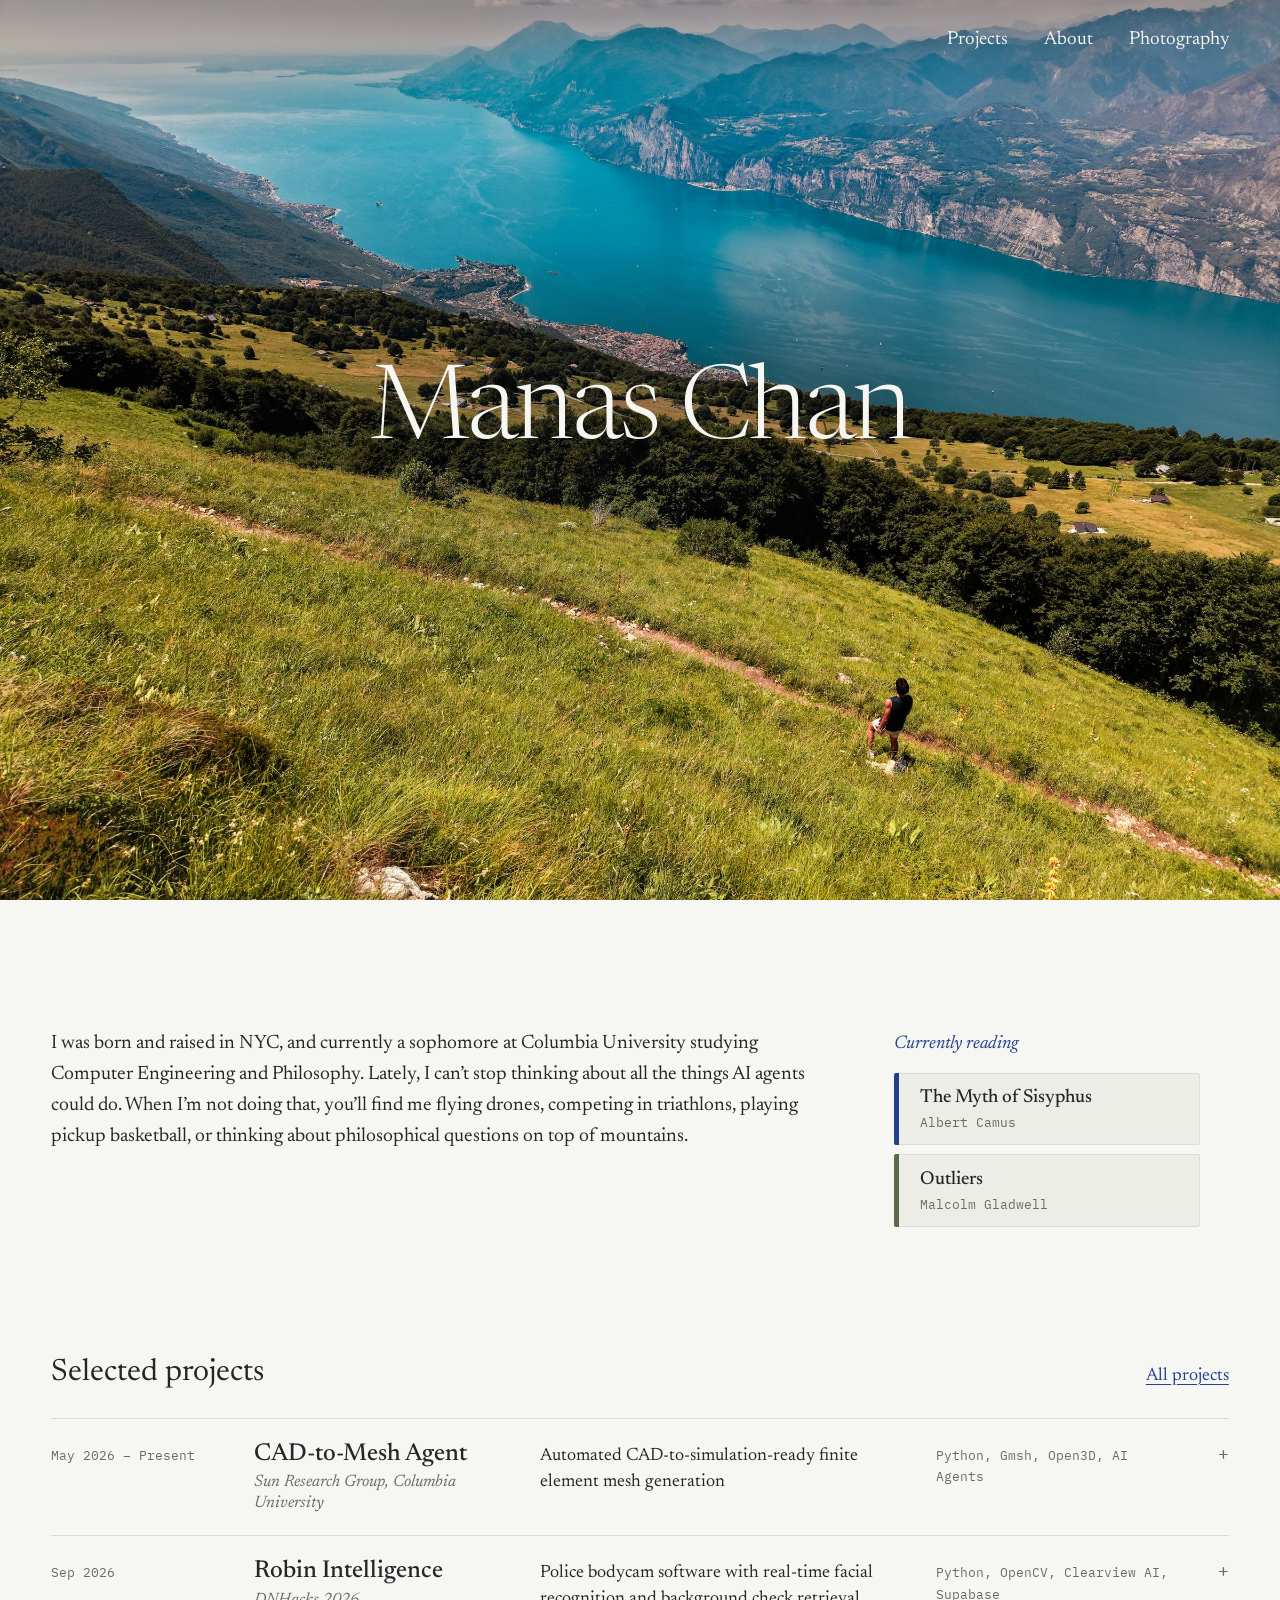
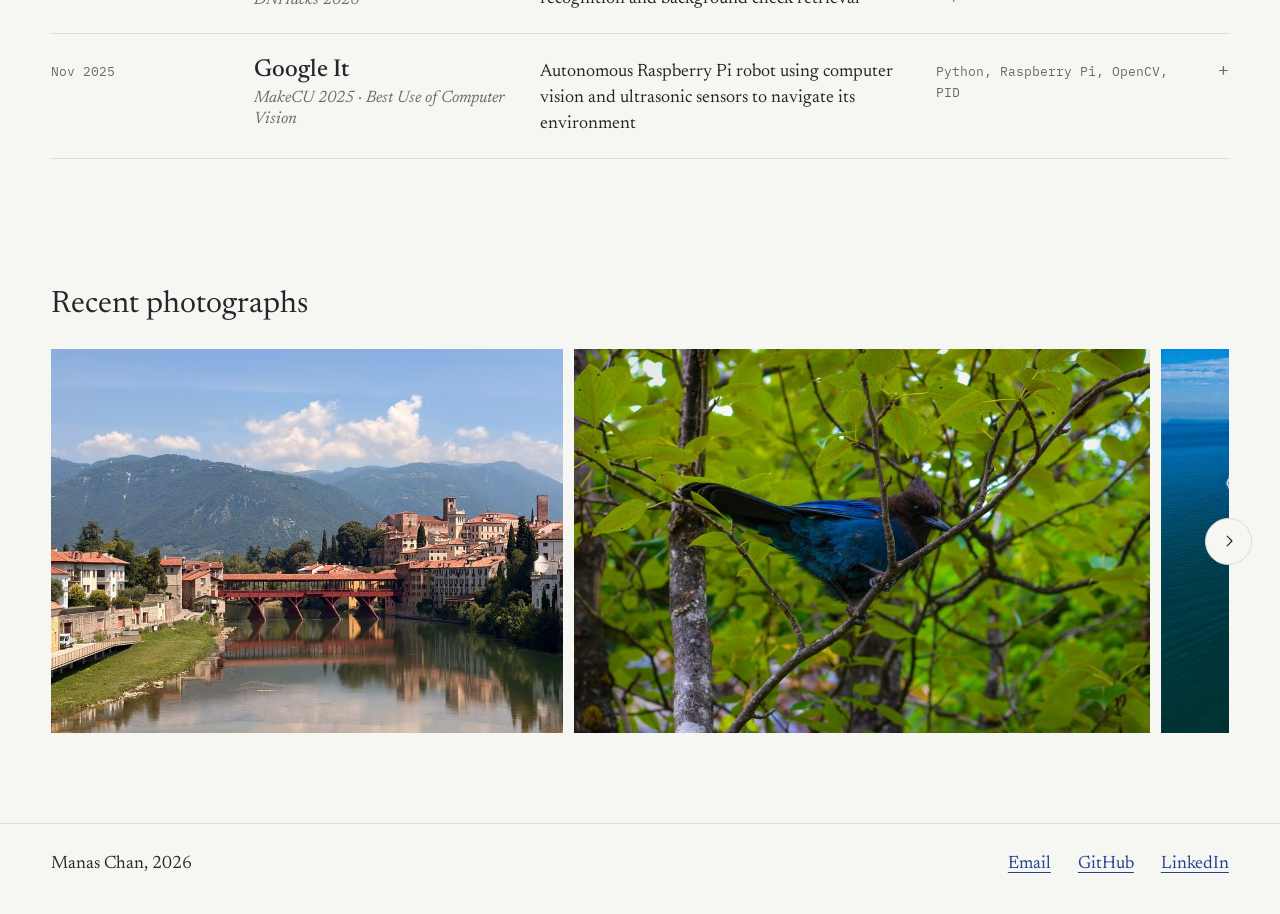
<file: index.html>
<!doctype html>
<html lang="en" class="no-js">
<head>
<meta charset="utf-8">
<meta name="viewport" content="width=device-width, initial-scale=1">
<title>Manas Chan</title>
<meta name="description" content="Manas Chan: computer engineering student at Columbia, minoring in philosophy. Projects, photographs, and notes.">
<script>document.documentElement.classList.remove("no-js")</script>
<link rel="preconnect" href="https://fonts.googleapis.com">
<link rel="preconnect" href="https://fonts.gstatic.com" crossorigin>
<link href="https://fonts.googleapis.com/css2?family=IBM+Plex+Mono:wght@400&family=Newsreader:ital,opsz,wght@0,6..72,300..600;1,6..72,300..500&display=swap" rel="stylesheet">
<link rel="stylesheet" href="assets/css/style.css">
</head>
<body class="page-home">
<header class="site-header">
  <a class="brand" href="index.html">Manas Chan</a>
  <nav class="site-nav" aria-label="Main">
    <a href="projects.html">Projects</a>
    <a href="about.html">About</a>
    <a href="photography.html">Photography</a>
  </nav>
</header>

<main>
  <section class="hero">
    <div class="hero-media">
      <img src="images/hero/garda-2400.jpg"
           srcset="images/hero/garda-1200.jpg 1200w, images/hero/garda-2400.jpg 2400w"
           sizes="100vw" alt="A hiker on a grassy slope high above Lake Garda, mountains across the water" fetchpriority="high">
    </div>
    <div class="hero-text">
      <h1 class="hero-name">Manas Chan</h1>
    </div>
  </section>

  <div class="wrap">
    <section class="section with-note intro" aria-label="Introduction">
      <p class="lead">I was born and raised in NYC, and currently a sophomore at Columbia University studying Computer Engineering and Philosophy. Lately, I can&rsquo;t stop thinking about all the things AI agents could do. When I&rsquo;m not doing that, you&rsquo;ll find me flying drones, competing in triathlons, playing pickup basketball, or thinking about philosophical questions on top of mountains.</p>
      <aside class="note reading" data-reading aria-label="Currently reading"></aside>
    </section>

    <section class="section">
      <div class="section-head">
        <h2>Selected projects</h2>
        <a href="projects.html">All projects</a>
      </div>
      <ul class="index" data-projects="featured"></ul>
    </section>

    <section class="section">
      <div class="section-head">
        <h2>Recent photographs</h2>
      </div>
    </section>
  </div>
  <div class="strip-wrap">
    <div class="strip" data-strip></div>
    <button class="strip-arrow strip-arrow--prev is-hidden" type="button" aria-label="Scroll photos left" data-strip-prev>
      <svg viewBox="0 0 24 24" width="18" height="18" fill="none" stroke="currentColor" stroke-width="1.5" stroke-linecap="round" stroke-linejoin="round" aria-hidden="true"><path d="M14.5 5.5 8 12l6.5 6.5"/></svg>
    </button>
    <button class="strip-arrow strip-arrow--next" type="button" aria-label="Scroll photos right" data-strip-next>
      <svg viewBox="0 0 24 24" width="18" height="18" fill="none" stroke="currentColor" stroke-width="1.5" stroke-linecap="round" stroke-linejoin="round" aria-hidden="true"><path d="M9.5 5.5 16 12l-6.5 6.5"/></svg>
    </button>
  </div>
</main>

<footer class="site-footer">
  <span>Manas Chan, 2026</span>
  <nav aria-label="Elsewhere">
    <a href="mailto:mc5269@columbia.edu">Email</a>
    <a href="https://github.com/goatchan28" target="_blank" rel="noopener">GitHub</a>
    <a href="https://www.linkedin.com/in/manas-chan/" target="_blank" rel="noopener">LinkedIn</a>
  </nav>
</footer>
<dialog class="lightbox" aria-label="Photo viewer">
  <div class="lightbox-bar">
    <button type="button" data-prev>Previous</button>
    <button type="button" data-next>Next</button>
    <button type="button" data-close>Close</button>
  </div>
  <div class="lightbox-stage"><img class="lightbox-img" alt=""></div>
  <div class="lightbox-foot mono"><span class="lightbox-caption"></span><span class="lightbox-count"></span></div>
</dialog>
<script src="assets/js/content.js"></script>
<script src="assets/js/main.js"></script>
</body>
</html>
</file>
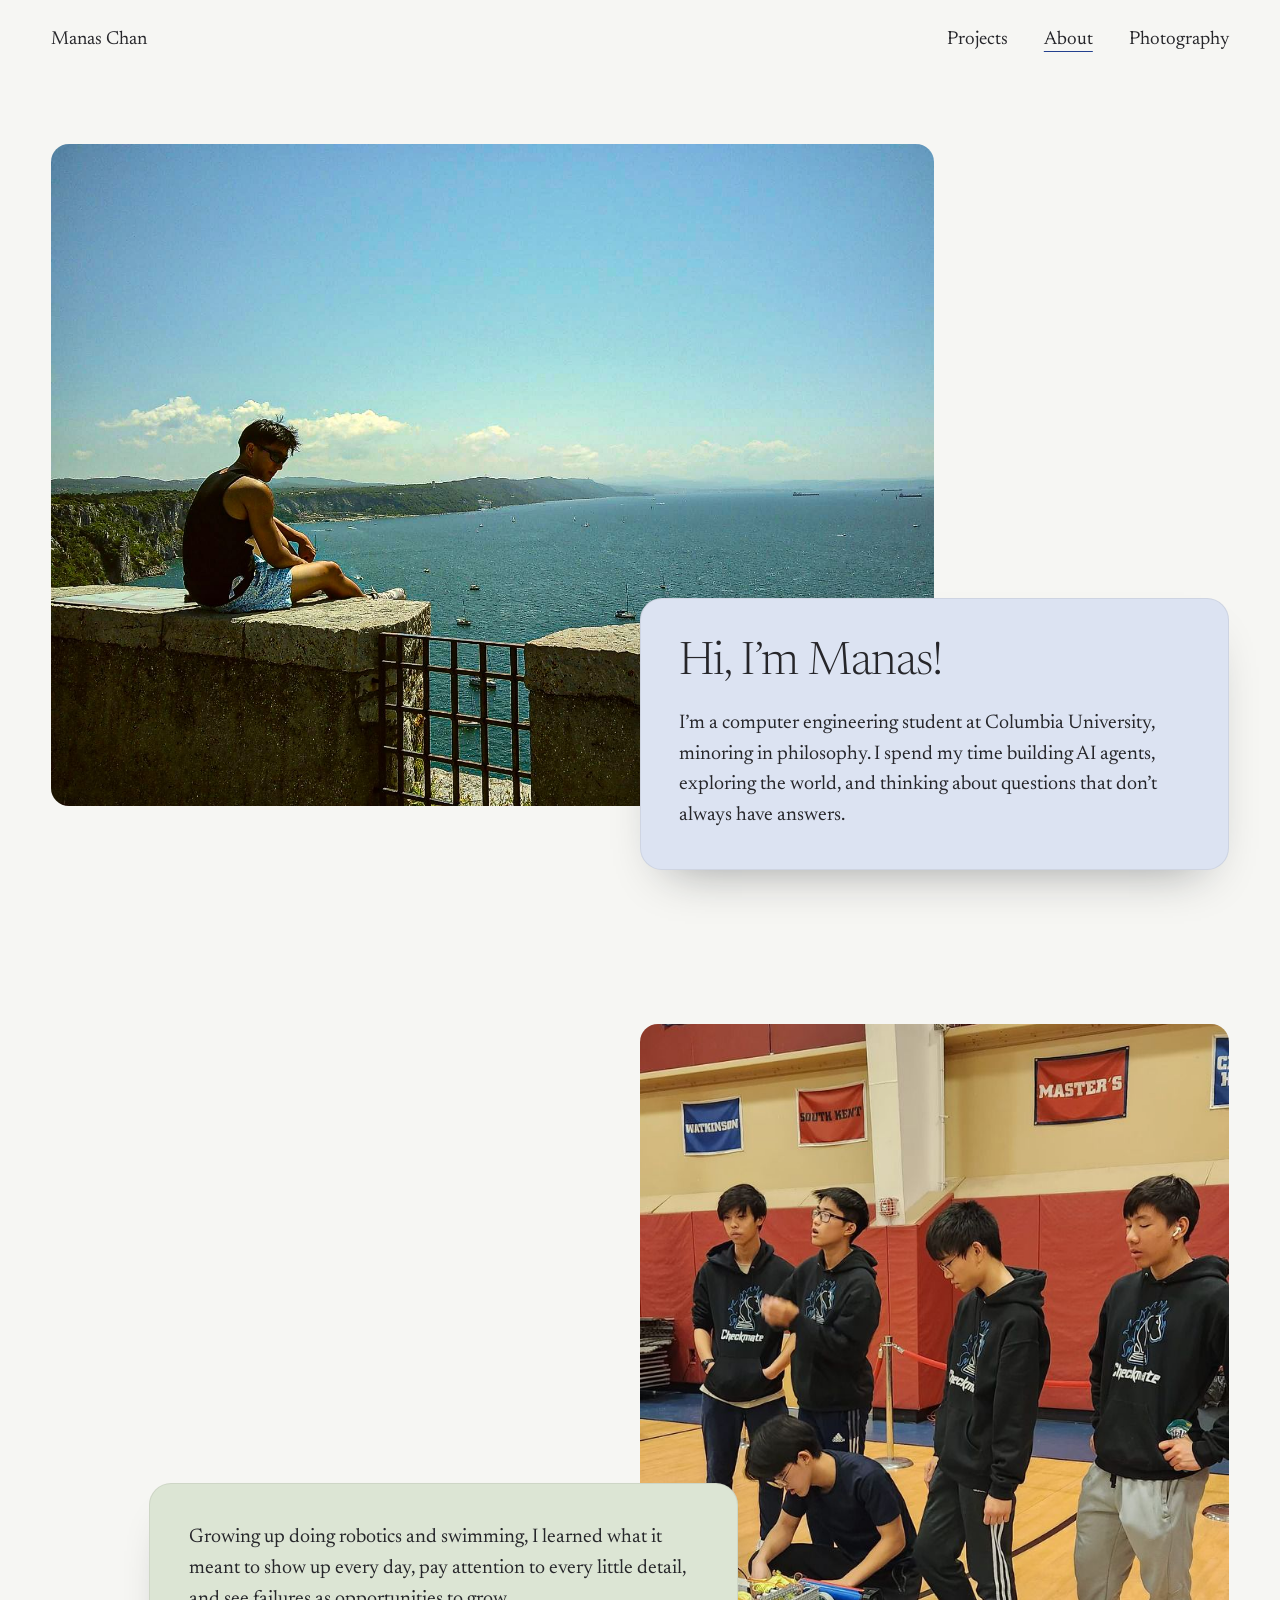
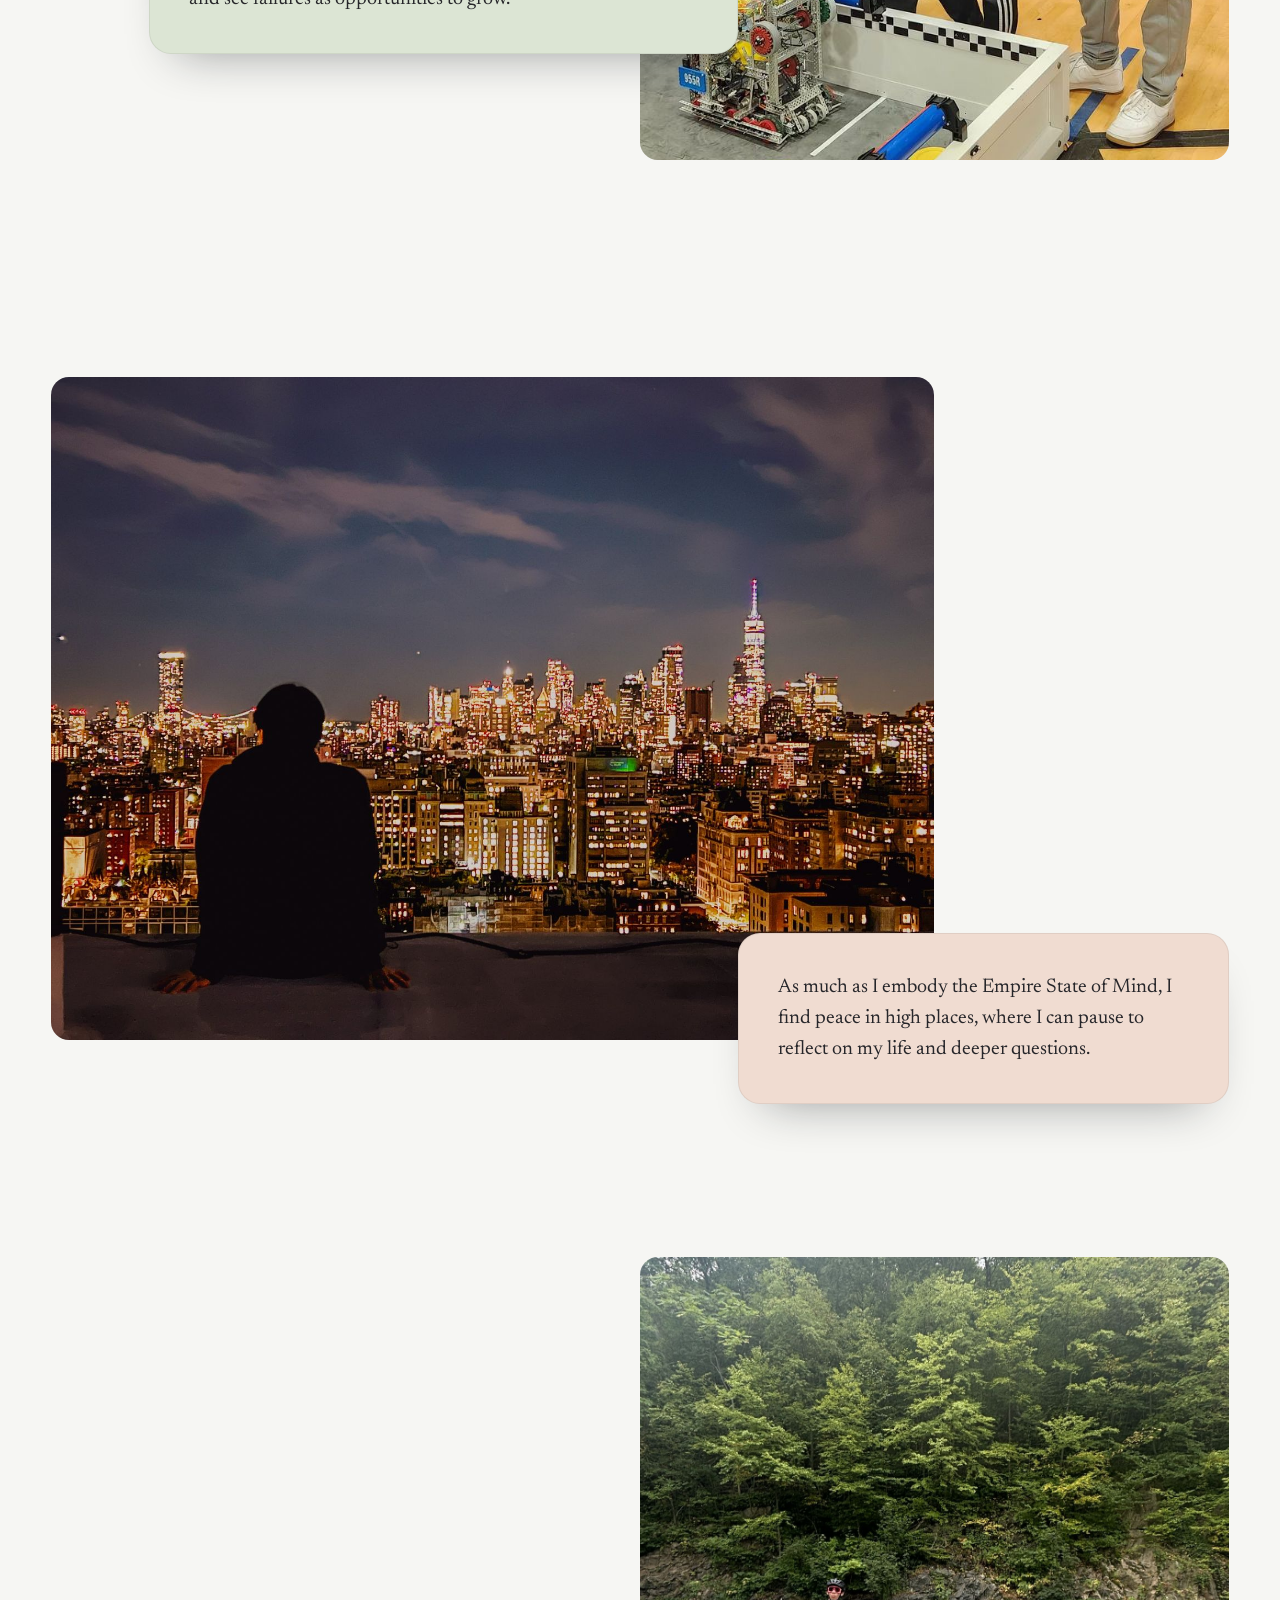
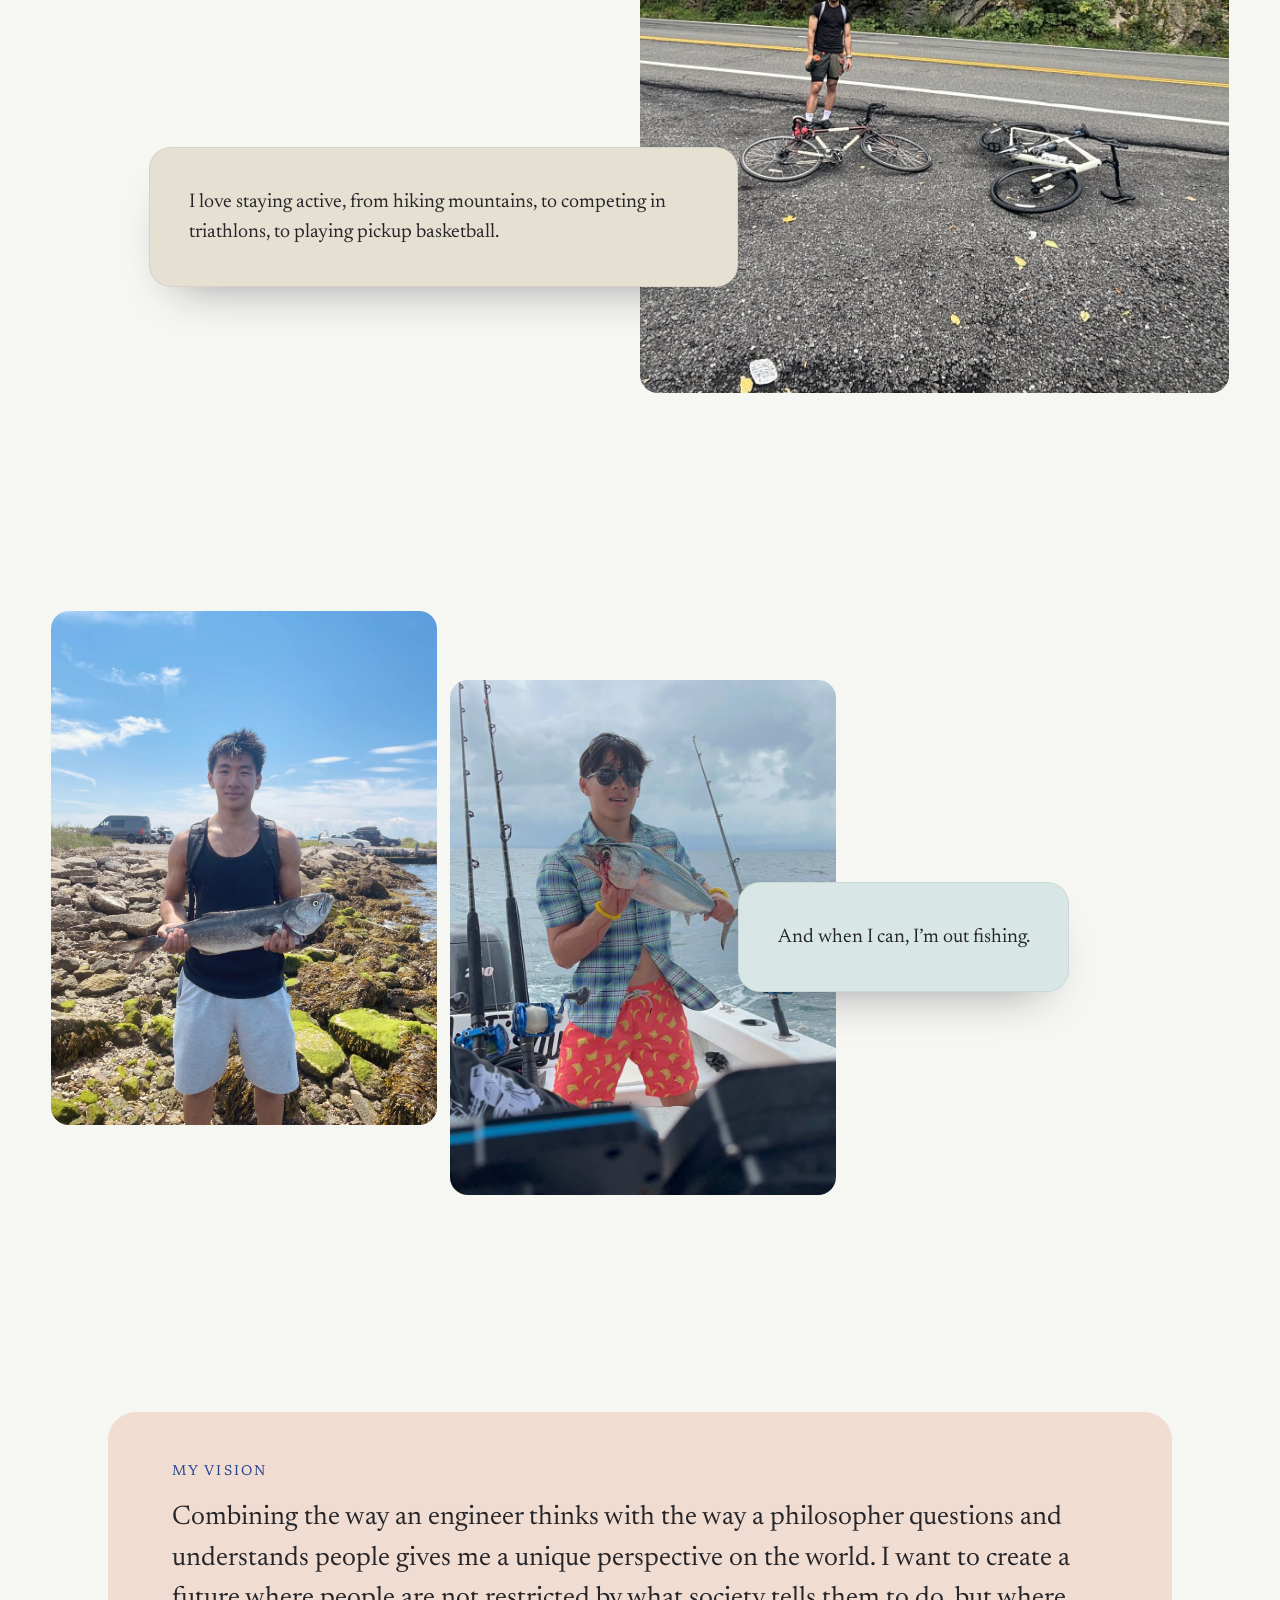
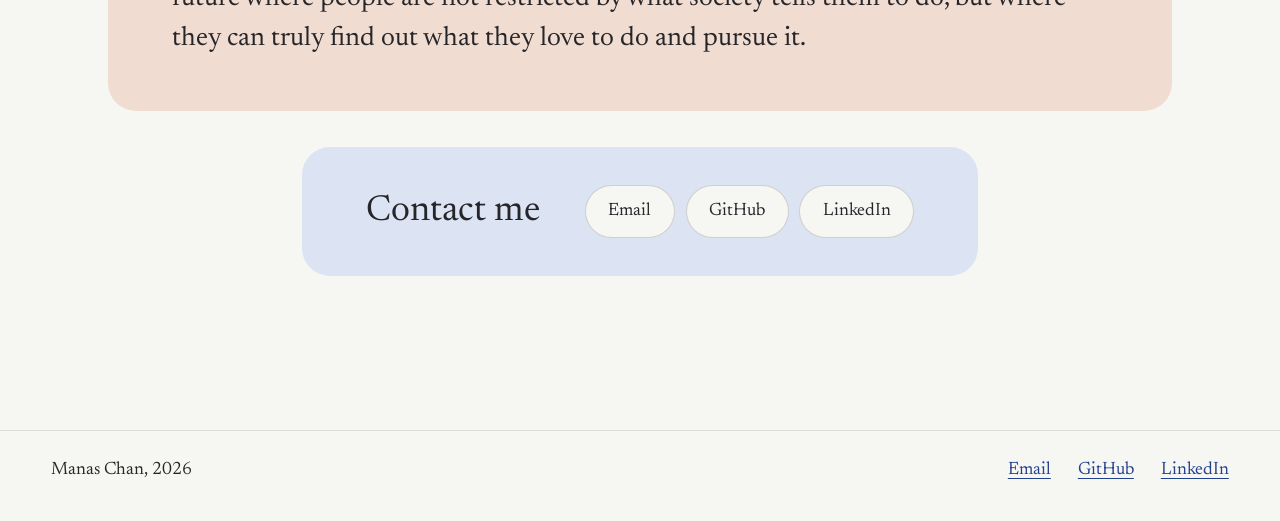
<file: about.html>
<!doctype html>
<html lang="en" class="no-js">
<head>
<meta charset="utf-8">
<meta name="viewport" content="width=device-width, initial-scale=1">
<title>About | Manas Chan</title>
<meta name="description" content="Manas Chan: computer engineering student at Columbia, minoring in philosophy. Projects, photographs, and notes.">
<script>document.documentElement.classList.remove("no-js")</script>
<link rel="preconnect" href="https://fonts.googleapis.com">
<link rel="preconnect" href="https://fonts.gstatic.com" crossorigin>
<link href="https://fonts.googleapis.com/css2?family=IBM+Plex+Mono:wght@400&family=Newsreader:ital,opsz,wght@0,6..72,300..600;1,6..72,300..500&display=swap" rel="stylesheet">
<link rel="stylesheet" href="assets/css/style.css">
</head>
<body class="page-about">
<header class="site-header">
  <a class="brand" href="index.html">Manas Chan</a>
  <nav class="site-nav" aria-label="Main">
    <a href="projects.html">Projects</a>
    <a href="about.html" aria-current="page">About</a>
    <a href="photography.html">Photography</a>
  </nav>
</header>

<main>
  <div class="wrap">
    <section class="overlap overlap--first">
      <figure class="overlap-photo">
        <img src="images/about/wall-1600.jpg" alt="Manas sitting on a stone wall high above the sea, boats scattered on the water below">
      </figure>
      <div class="overlap-card card--ink">
        <h1 class="about-hello">Hi, I&rsquo;m Manas!</h1>
        <p class="lead">I&rsquo;m a computer engineering student at Columbia University, minoring in philosophy. I spend my time building AI agents, exploring the world, and thinking about questions that don&rsquo;t always have answers.</p>
      </div>
    </section>

    <section class="overlap overlap--flip overlap--portrait">
      <figure class="overlap-photo">
        <img src="images/about/robotics-1600.jpg" alt="Five members of robotics team Checkmate watching their robot on a competition field" loading="lazy">
      </figure>
      <div class="overlap-card card--sage">
        <p>Growing up doing robotics and swimming, I learned what it meant to show up every day, pay attention to every little detail, and see failures as opportunities to grow.</p>
      </div>
    </section>

    <section class="overlap">
      <figure class="overlap-photo">
        <img src="images/about/rooftop-1600.jpg" alt="Manas in silhouette on a rooftop at night, looking out over the lit Manhattan skyline" loading="lazy">
      </figure>
      <div class="overlap-card card--clay">
        <p>As much as I embody the Empire State of Mind, I find peace in high places, where I can pause to reflect on my life and deeper questions.</p>
      </div>
    </section>

    <section class="overlap overlap--flip overlap--portrait">
      <figure class="overlap-photo">
        <img src="images/about/bike-1600.jpg" alt="Manas in cycling gear standing by two bikes on the shoulder of a wooded road" loading="lazy">
      </figure>
      <div class="overlap-card card--stone">
        <p>I love staying active, from hiking mountains, to competing in triathlons, to playing pickup basketball.</p>
      </div>
    </section>

    <section class="overlap overlap--pair">
      <figure class="overlap-photo">
        <img src="images/about/bluefish-1600.jpg" alt="Manas holding a bluefish on a rocky shoreline" loading="lazy">
        <img src="images/about/tuna-1600.jpg" alt="Manas holding a tuna on a fishing boat under a cloudy sky" loading="lazy">
      </figure>
      <div class="overlap-card card--sea">
        <p>And when I can, I&rsquo;m out fishing.</p>
      </div>
    </section>

    <section class="statement card--clay">
      <p class="statement-label">My vision</p>
      <p>Combining the way an engineer thinks with the way a philosopher questions and understands people gives me a unique perspective on the world. I want to create a future where people are not restricted by what society tells them to do, but where they can truly find out what they love to do and pursue it.</p>
    </section>

    <section class="contact card--ink" id="contact">
      <h2>Contact me</h2>
      <div class="contact-links">
        <a class="pill" href="mailto:mc5269@columbia.edu">Email</a>
        <a class="pill" href="https://github.com/goatchan28" target="_blank" rel="noopener">GitHub</a>
        <a class="pill" href="https://www.linkedin.com/in/manas-chan/" target="_blank" rel="noopener">LinkedIn</a>
      </div>
    </section>
  </div>
</main>

<footer class="site-footer">
  <span>Manas Chan, 2026</span>
  <nav aria-label="Elsewhere">
    <a href="mailto:mc5269@columbia.edu">Email</a>
    <a href="https://github.com/goatchan28" target="_blank" rel="noopener">GitHub</a>
    <a href="https://www.linkedin.com/in/manas-chan/" target="_blank" rel="noopener">LinkedIn</a>
  </nav>
</footer>

<script src="assets/js/content.js"></script>
<script src="assets/js/main.js"></script>
</body>
</html>
</file>
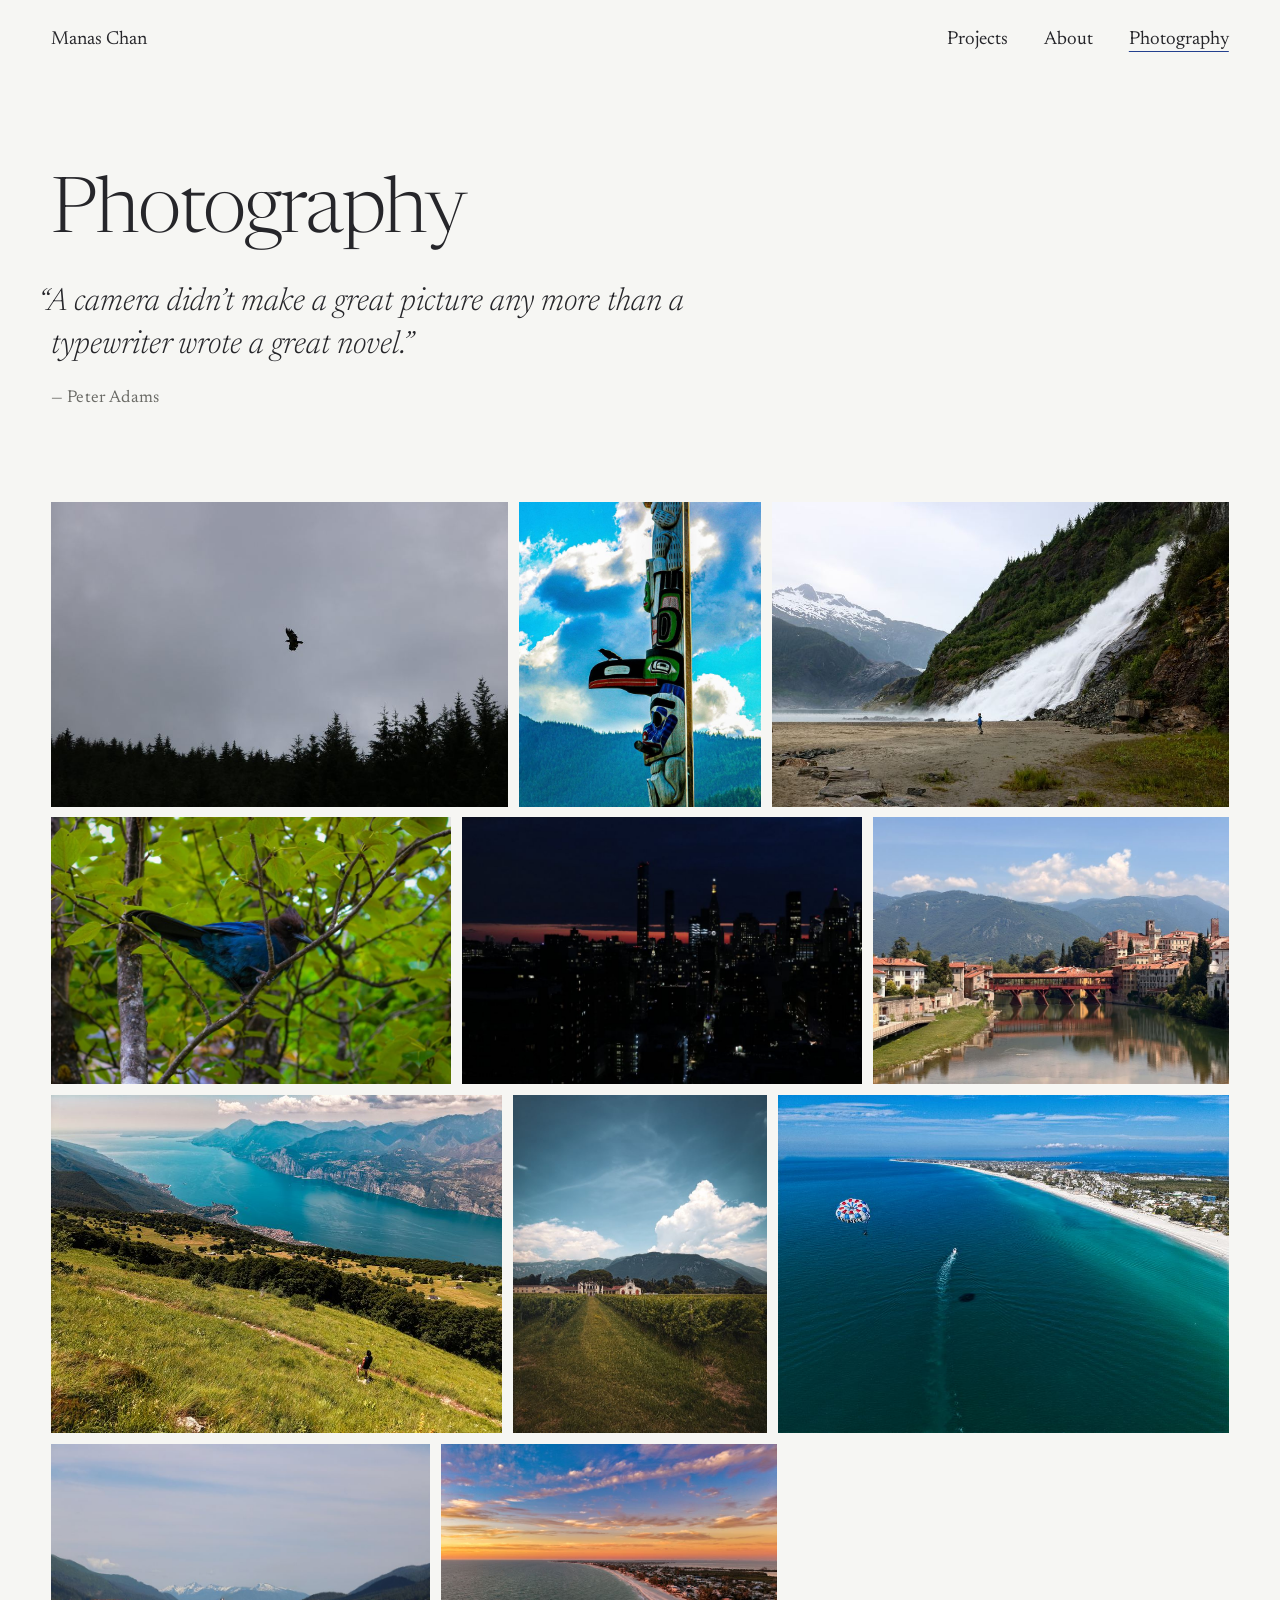
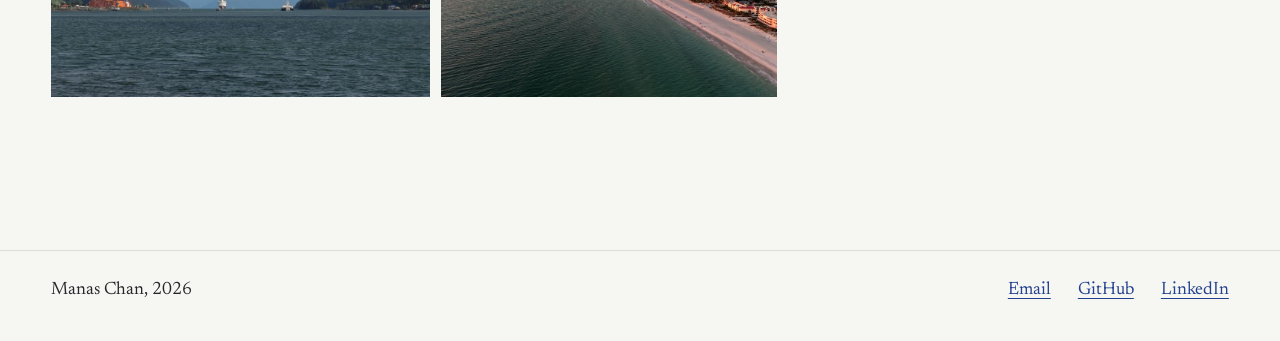
<file: photography.html>
<!doctype html>
<html lang="en" class="no-js">
<head>
<meta charset="utf-8">
<meta name="viewport" content="width=device-width, initial-scale=1">
<title>Photography | Manas Chan</title>
<meta name="description" content="Manas Chan: computer engineering student at Columbia, minoring in philosophy. Projects, photographs, and notes.">
<script>document.documentElement.classList.remove("no-js")</script>
<link rel="preconnect" href="https://fonts.googleapis.com">
<link rel="preconnect" href="https://fonts.gstatic.com" crossorigin>
<link href="https://fonts.googleapis.com/css2?family=IBM+Plex+Mono:wght@400&family=Newsreader:ital,opsz,wght@0,6..72,300..600;1,6..72,300..500&display=swap" rel="stylesheet">
<link rel="stylesheet" href="assets/css/style.css">
</head>
<body class="page-photography">
<header class="site-header">
  <a class="brand" href="index.html">Manas Chan</a>
  <nav class="site-nav" aria-label="Main">
    <a href="projects.html">Projects</a>
    <a href="about.html">About</a>
    <a href="photography.html" aria-current="page">Photography</a>
  </nav>
</header>

<main class="wrap">
  <h1 class="page-title">Photography</h1>
  <figure class="epigraph">
    <blockquote><p>&ldquo;A camera didn&rsquo;t make a great picture any more than a typewriter wrote a great novel.&rdquo;</p></blockquote>
    <figcaption>&mdash; <cite>Peter Adams</cite></figcaption>
  </figure>
  <div class="gallery" data-gallery></div>
</main>

<footer class="site-footer">
  <span>Manas Chan, 2026</span>
  <nav aria-label="Elsewhere">
    <a href="mailto:mc5269@columbia.edu">Email</a>
    <a href="https://github.com/goatchan28" target="_blank" rel="noopener">GitHub</a>
    <a href="https://www.linkedin.com/in/manas-chan/" target="_blank" rel="noopener">LinkedIn</a>
  </nav>
</footer>
<dialog class="lightbox" aria-label="Photo viewer">
  <div class="lightbox-bar">
    <button type="button" data-prev>Previous</button>
    <button type="button" data-next>Next</button>
    <button type="button" data-close>Close</button>
  </div>
  <div class="lightbox-stage"><img class="lightbox-img" alt=""></div>
  <div class="lightbox-foot mono"><span class="lightbox-caption"></span><span class="lightbox-count"></span></div>
</dialog>
<script src="assets/js/content.js"></script>
<script src="assets/js/main.js"></script>
</body>
</html>
</file>
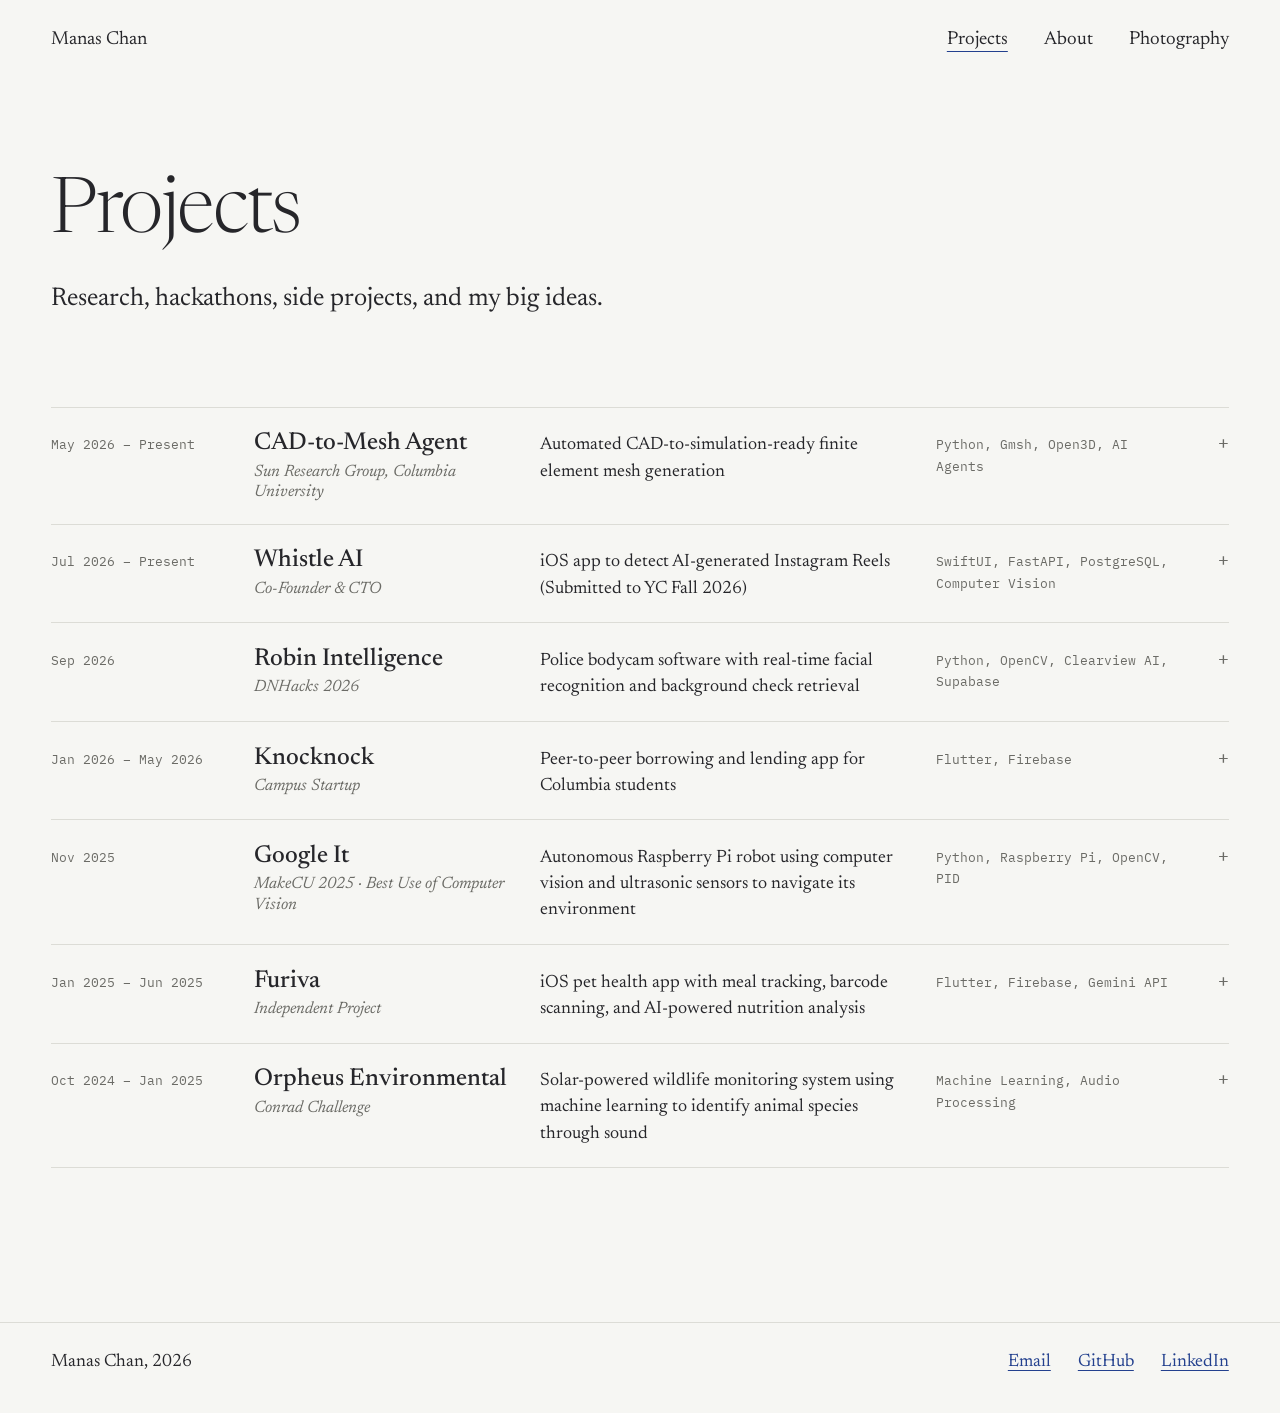
<file: projects.html>
<!doctype html>
<html lang="en" class="no-js">
<head>
<meta charset="utf-8">
<meta name="viewport" content="width=device-width, initial-scale=1">
<title>Projects | Manas Chan</title>
<meta name="description" content="Manas Chan: computer engineering student at Columbia, minoring in philosophy. Projects, photographs, and notes.">
<script>document.documentElement.classList.remove("no-js")</script>
<link rel="preconnect" href="https://fonts.googleapis.com">
<link rel="preconnect" href="https://fonts.gstatic.com" crossorigin>
<link href="https://fonts.googleapis.com/css2?family=IBM+Plex+Mono:wght@400&family=Newsreader:ital,opsz,wght@0,6..72,300..600;1,6..72,300..500&display=swap" rel="stylesheet">
<link rel="stylesheet" href="assets/css/style.css">
</head>
<body class="page-projects">
<header class="site-header">
  <a class="brand" href="index.html">Manas Chan</a>
  <nav class="site-nav" aria-label="Main">
    <a href="projects.html" aria-current="page">Projects</a>
    <a href="about.html">About</a>
    <a href="photography.html">Photography</a>
  </nav>
</header>

<main class="wrap">
  <h1 class="page-title">Projects</h1>
  <div class="with-note">
    <p class="lead">Research, hackathons, side projects, and my big ideas.</p>
  </div>
  <section class="section section--tight" aria-label="All projects">
    <ul class="index" data-projects="all"></ul>
  </section>
</main>

<footer class="site-footer">
  <span>Manas Chan, 2026</span>
  <nav aria-label="Elsewhere">
    <a href="mailto:mc5269@columbia.edu">Email</a>
    <a href="https://github.com/goatchan28" target="_blank" rel="noopener">GitHub</a>
    <a href="https://www.linkedin.com/in/manas-chan/" target="_blank" rel="noopener">LinkedIn</a>
  </nav>
</footer>

<script src="assets/js/content.js"></script>
<script src="assets/js/main.js"></script>
</body>
</html>
</file>
<file: assets/css/style.css>
/* ---------- Tokens ---------- */
:root {
  --paper: #F6F6F3;
  --graphite: #26262A;
  --pencil: #6B6B66;   /* darkened from #8A8A86 so small text passes contrast */
  --ink: #23408E;      /* fountain-pen blue: margin notes and links only */
  --rule: #DCDCD6;

  --serif: "Newsreader", "Iowan Old Style", Georgia, serif;
  --mono: "IBM Plex Mono", ui-monospace, Menlo, monospace;

  --measure: 38rem;
  --max: 76rem;
  --gutter: clamp(1.25rem, 4vw, 3rem);
  --date-col: 9.5rem;
  --col-gap: 1.75rem;
}

/* ---------- Base ---------- */
*, *::before, *::after { box-sizing: border-box; }
html {
  background: var(--paper);
  color: var(--graphite);
  font-family: var(--serif);
  font-size: 112.5%;
  line-height: 1.6;
  font-optical-sizing: auto;
  -webkit-font-smoothing: antialiased;
  text-rendering: optimizeLegibility;
}
body { margin: 0; }
img, video { display: block; max-width: 100%; }
p { margin: 0 0 1em; }
h1, h2, h3 { font-weight: 400; margin: 0; line-height: 1.15; }
a { color: var(--ink); text-decoration-thickness: 1px; text-underline-offset: 0.2em; }
a:hover { text-decoration-thickness: 2px; }
:focus-visible { outline: 2px solid var(--ink); outline-offset: 3px; }
::selection { background: #D9E0F0; }

.wrap { max-width: var(--max); margin: 0 auto; padding: 0 var(--gutter); }
.mono { font-family: var(--mono); font-size: 0.74rem; letter-spacing: 0; color: var(--pencil); }

/* ---------- Header ---------- */
.site-header {
  display: flex; justify-content: space-between; align-items: baseline;
  gap: 1.5rem;
  padding: 1.4rem var(--gutter);
  max-width: none;
}
.site-header a { color: var(--graphite); text-decoration: none; }
.brand { font-size: 1.05rem; }
.site-nav { display: flex; gap: clamp(1rem, 3vw, 2rem); font-size: 1.05rem; }
.site-nav a[aria-current="page"],
.site-nav a:hover { text-decoration: underline; text-decoration-color: var(--ink); text-decoration-thickness: 1px; text-underline-offset: 0.35em; }
.page-home .site-header { position: absolute; inset: 0 0 auto 0; z-index: 2; justify-content: flex-end; }
.page-home .site-header a { color: var(--paper); }
.page-home .site-nav a:hover { text-decoration-color: var(--paper); }
.page-home .brand { display: none; } /* the hero already says the name */

/* ---------- Hero ---------- */
.hero { position: relative; }
.hero-media { height: 100svh; min-height: 34rem; overflow: hidden; background: #c9d3cf; }
.hero-media img { width: 100%; height: 100%; object-fit: cover; object-position: 60% 78%; }
.hero-media::after { /* soft shade at the top for the menu, and an even pool of shade behind the name */
  content: ""; position: absolute; inset: 0; pointer-events: none;
  background:
    linear-gradient(180deg, rgba(20, 24, 28, 0.32), rgba(20, 24, 28, 0) 16%),
    radial-gradient(ellipse 50% 26% at 50% 46%, rgba(20, 24, 28, 0.30), rgba(20, 24, 28, 0) 75%);
}
.hero-text {
  position: absolute; top: 46%; left: 0; right: 0; z-index: 1;
  padding: 0 var(--gutter);
  text-align: center;
  color: var(--paper);
  text-shadow: 0 1px 30px rgba(20, 24, 28, 0.35);
}
.hero-name {
  font-size: clamp(2.6rem, 8vw, 8.5rem);
  font-weight: 300;
  letter-spacing: -0.025em;
  line-height: 1;
  white-space: nowrap;
}
.hero-caption { display: flex; justify-content: space-between; padding: 0.7rem var(--gutter) 0; margin: 0; }

/* the single load moment */
.hero-media img { opacity: 0; transition: opacity 1.1s ease; }
.hero-text { opacity: 0; transform: translateY(calc(-50% + 0.6rem)); transition: opacity 0.9s ease 0.5s, transform 1.2s cubic-bezier(.2,.7,.2,1) 0.5s; }
.hero-ready .hero-media img, .no-js .hero-media img { opacity: 1; }
.hero-ready .hero-text, .no-js .hero-text { opacity: 1; transform: translateY(-50%); }

/* ---------- Sections ---------- */
.section { margin-top: clamp(4.5rem, 10vw, 8rem); }
.section--tight { margin-top: clamp(2.5rem, 5vw, 3.5rem); }
.section-head { display: flex; justify-content: space-between; align-items: baseline; gap: 1rem; margin-bottom: 1.5rem; }
.section-head h2 { font-size: clamp(1.5rem, 2.4vw, 1.9rem); }
.section-head a { font-size: 1rem; }

.page-title { font-size: clamp(2.6rem, 6vw, 4.6rem); font-weight: 300; letter-spacing: -0.02em; margin: clamp(2.5rem, 7vw, 5rem) 0 1.25rem; }
.lead { font-size: clamp(1.25rem, 2vw, 1.55rem); line-height: 1.45; }

/* ---------- Text with margin notes ---------- */
.with-note {
  display: grid;
  grid-template-columns: minmax(0, var(--measure)) minmax(11rem, 15rem);
  column-gap: clamp(2rem, 4vw, 3.5rem);
  align-items: start;
}
.with-note > :not(.note) { grid-column: 1; }
.note {
  grid-column: 2;
  grid-row: 1 / span 4;
  color: var(--ink);
  font-style: italic;
  font-size: 0.9rem;
  line-height: 1.5;
  padding-top: 0.35rem;
}
.lead + .note, .with-note .note { margin: 0; }

/* Homepage intro: wider paragraph, smaller type, reading stack close beside it */
.page-home .intro.with-note { grid-template-columns: minmax(0, 44rem) minmax(13rem, 17rem); column-gap: clamp(2.5rem, 4vw, 4rem); }
.page-home .lead { font-size: clamp(1.08rem, 1.4vw, 1.2rem); line-height: 1.6; }

/* Currently reading: light book cards with a colored spine edge, in the page's own palette */
.reading { color: var(--graphite); font-style: normal; font-size: 1rem; padding-top: 0.3rem; }
.reading-label { margin: 0 0 0.85rem; font-size: 1.02rem; font-style: italic; line-height: 1.3; color: var(--ink); }
.stack { list-style: none; margin: 0; padding: 0; display: grid; gap: 0.5rem; }
.spine {
  position: relative;
  padding: 0.7rem 1rem 0.75rem 1.35rem;
  background: #EDEDE7;
  border: 1px solid var(--rule);
  border-radius: 2px;
  transition: transform 0.35s cubic-bezier(.2,.7,.2,1), background-color 0.2s;
}
.spine::before { /* the spine edge */
  content: ""; position: absolute; left: -1px; top: -1px; bottom: -1px; width: 5px;
  background: var(--spine); border-radius: 2px 0 0 2px;
}
.spine:hover { transform: translateX(0.3rem); background: #E8E8E1; }
.spine cite { display: block; font-style: normal; font-weight: 500; font-size: 1.05rem; line-height: 1.25; color: var(--graphite); }
.spine span { display: block; font-family: var(--mono); font-size: 0.7rem; line-height: 1.3; color: var(--pencil); margin-top: 0.25rem; }

/* ---------- Project index ---------- */
.index { list-style: none; margin: 0; padding: 0; border-top: 1px solid var(--rule); }
.entry { border-bottom: 1px solid var(--rule); scroll-margin-top: 2rem; }
.entry-row {
  all: unset; box-sizing: border-box; cursor: pointer; width: 100%;
  display: grid;
  grid-template-columns: var(--date-col) minmax(0, 1.05fr) minmax(0, 1.5fr) minmax(0, 1fr) 1rem;
  column-gap: var(--col-gap);
  align-items: baseline;
  padding: 1.15rem 0;
}
.entry-row:focus-visible { outline: 2px solid var(--ink); outline-offset: 4px; }
.entry-date, .entry-stack { font-family: var(--mono); font-size: 0.74rem; color: var(--pencil); }
.entry-title { font-size: 1.36rem; font-weight: 500; line-height: 1.25; transition: color 0.15s; }
.entry-context { display: block; font-size: 0.92rem; font-weight: 400; font-style: italic; color: var(--pencil); margin-top: 0.15rem; }
.entry-summary { font-size: 1rem; line-height: 1.45; }
.entry-toggle { font-family: var(--mono); color: var(--pencil); justify-self: end; }
.entry-toggle::before { content: "+"; }
.entry.is-open .entry-toggle::before { content: "\2212"; }
.entry-row:hover .entry-title, .entry.is-open .entry-title { color: var(--ink); }

.entry-detail { display: grid; grid-template-rows: 0fr; transition: grid-template-rows 0.4s cubic-bezier(.2,.7,.2,1); }
.entry.is-open .entry-detail { grid-template-rows: 1fr; }
.entry-detail-inner { overflow: hidden; min-height: 0; padding-left: calc(var(--date-col) + var(--col-gap)); }
.entry.is-open .entry-detail-inner { padding-bottom: 2.25rem; }
.entry-body { padding-top: 0; }
.entry-links { display: flex; gap: 1.5rem; margin: 0; }
.entry-did { list-style: none; margin: 0 0 1.1rem; padding: 0; }
.entry-did li { position: relative; padding-left: 1.2rem; margin-bottom: 0.45rem; line-height: 1.5; }
.entry-did li::before { content: "\2013"; position: absolute; left: 0; color: var(--ink); }
.entry-media { display: grid; grid-template-columns: repeat(2, minmax(0, 1fr)); gap: 0.75rem; margin: 0.4rem 0 1.25rem; max-width: 52rem; }
.media-item img { aspect-ratio: 4 / 3; object-fit: cover; } /* photos share one shape so the grid stays even */
.media-natural img { aspect-ratio: auto; }
.media-wide { grid-column: 1 / -1; } /* add wide: true for tables and diagrams that need the full width */ /* add ratio: "auto" to a media item (e.g. phone screenshots) to keep its own shape */
.media-item { margin: 0; }
.media-item img, .media-item video { width: 100%; border: 1px solid var(--rule); background: #e9e9e4; }
.media-video { grid-column: 1 / -1; }
.media-item figcaption { font-family: var(--mono); font-size: 0.72rem; color: var(--pencil); margin-top: 0.5rem; }
.media-empty {
  grid-column: 1 / -1;
  display: flex; flex-direction: column; justify-content: center; gap: 0.3rem;
  min-height: 8rem; padding: 1.25rem 1.5rem;
  border: 1px dashed #c4c4bd; color: var(--pencil);
}
.media-empty code { font-family: var(--mono); font-size: 0.74rem; }

.cursor-preview {
  position: fixed; left: 0; top: 0; z-index: 50;
  width: clamp(16rem, 24vw, 22rem); height: auto;
  border: 1px solid var(--rule);
  pointer-events: none; opacity: 0;
  transition: opacity 0.15s ease;
}
.cursor-preview.is-visible { opacity: 1; }

/* ---------- Photos ---------- */
.photo { all: unset; box-sizing: border-box; cursor: zoom-in; display: block; overflow: hidden; background: #e4e4de; }
.photo img { width: 100%; height: 100%; object-fit: cover; transition: opacity 0.2s; }
.photo:hover img { opacity: 0.9; }
.photo:focus-visible { outline: 2px solid var(--ink); outline-offset: 3px; }

.strip-wrap { /* clipped to the same left and right margins as the rest of the page */
  position: relative;
  width: calc(100% - 2 * var(--gutter));
  max-width: calc(var(--max) - 2 * var(--gutter));
  margin: 0 auto;
}
.strip {
  display: flex; gap: 0.6rem; overflow-x: auto;
  padding: 0 0 0.75rem;
  scroll-snap-type: x proximity; scrollbar-width: thin;
}
.strip-arrow {
  all: unset; box-sizing: border-box; cursor: pointer;
  position: absolute; top: calc(50% - 0.375rem); z-index: 2;
  width: 2.6rem; height: 2.6rem; margin-top: -1.3rem;
  display: grid; place-items: center;
  border-radius: 50%;
  background: var(--paper); color: var(--graphite);
  border: 1px solid var(--rule);
  transition: opacity 0.25s ease, transform 0.25s ease, background-color 0.2s;
}
.strip-arrow--prev { left: -1.3rem; }
.strip-arrow--next { right: -1.3rem; }
.strip-arrow:hover { background: #fff; }
.strip-arrow--prev:hover { transform: translateX(-2px); }
.strip-arrow--next:hover { transform: translateX(2px); }
.strip-arrow:focus-visible { outline: 2px solid var(--ink); outline-offset: 3px; }
.strip-arrow.is-hidden { opacity: 0; pointer-events: none; }
@media (max-width: 720px) {
  .strip-arrow { width: 2.2rem; height: 2.2rem; margin-top: -1.1rem; }
  .strip-arrow--prev { left: 0.4rem; }
  .strip-arrow--next { right: 0.4rem; }
}
.strip .photo { flex: none; height: clamp(14rem, 30vw, 25rem); aspect-ratio: var(--ar); scroll-snap-align: start; }
.strip-more {
  position: relative; flex: none; overflow: hidden;
  height: clamp(14rem, 30vw, 25rem); aspect-ratio: 4 / 5;
  scroll-snap-align: start;
  display: grid; place-items: center;
  color: var(--paper); text-decoration: none;
}
.strip-more img {
  position: absolute; inset: 0; width: 100%; height: 100%; object-fit: cover;
  filter: blur(18px) saturate(1.1);
  transform: scale(1.25); /* hides the soft edges blur leaves behind */
  transition: filter 0.6s ease, transform 0.8s cubic-bezier(.2,.7,.2,1);
}
.strip-more::after { content: ""; position: absolute; inset: 0; background: rgba(20, 24, 28, 0.18); transition: background 0.4s; }
.strip-more-label {
  position: relative; z-index: 1;
  font-size: clamp(1.2rem, 1.8vw, 1.5rem); font-style: italic; text-align: center;
  padding: 0 1.5rem; line-height: 1.3;
  text-shadow: 0 1px 18px rgba(20, 24, 28, 0.35);
  text-decoration: underline; text-decoration-thickness: 1px;
  text-decoration-color: rgba(246, 246, 243, 0.7); text-underline-offset: 0.3em;
}
.strip-more:hover img { filter: blur(10px) saturate(1.1); transform: scale(1.18); }
.strip-more:hover::after { background: rgba(20, 24, 28, 0.08); }
.strip-more:focus-visible { outline: 2px solid var(--ink); outline-offset: -2px; }

.epigraph { margin: 0; max-width: 40rem; }
.epigraph blockquote { margin: 0; }
.epigraph p {
  font-size: clamp(1.45rem, 2.5vw, 2.05rem);
  font-style: italic;
  font-weight: 300;
  line-height: 1.35;
  margin: 0;
  text-indent: -0.42em; /* hang the opening quote mark in the margin */
}
.epigraph figcaption { margin-top: 1rem; color: var(--pencil); font-size: 0.95rem; }
.epigraph cite { font-style: normal; letter-spacing: 0.01em; }
.gallery { margin-top: clamp(3rem, 7vw, 5rem); }
.series { margin-top: clamp(3.5rem, 8vw, 6rem); }
.series h2 { font-size: clamp(1.5rem, 2.4vw, 1.9rem); margin-bottom: 1.25rem; }
.justified { display: flex; flex-wrap: wrap; gap: 0.6rem; }
.justified .photo { flex: var(--ar) 1 calc(var(--ar) * 14rem); aspect-ratio: var(--ar); }
.justified::after { content: ""; flex: 999 1 0; } /* keeps a short last row from stretching */

/* scroll reveal: added by JS only, so photos still show without it */
.reveal .photo {
  opacity: 0;
  transform: translateY(1.75rem) scale(0.985);
  transition: opacity 0.9s ease, transform 1.1s cubic-bezier(.2,.7,.2,1);
  transition-delay: var(--delay, 0ms);
}
.reveal .photo.is-in { opacity: 1; transform: none; }

/* About page uses the same rise-and-fade as the gallery */
.reveal-el {
  opacity: 0;
  transform: translateY(1.75rem) scale(0.985);
  transition: opacity 0.9s ease, transform 1.1s cubic-bezier(.2,.7,.2,1);
  transition-delay: var(--delay, 0ms);
}
.reveal-el.is-in { opacity: 1; transform: none; }

/* ---------- Lightbox ---------- */
.lightbox {
  width: 100vw; height: 100vh; max-width: none; max-height: none; margin: 0; padding: 0;
  border: 0; background: var(--paper); color: var(--graphite);
}
.lightbox::backdrop { background: transparent; }
html.lightbox-open { overflow: hidden; }
.lightbox[open] { display: grid; grid-template-rows: auto 1fr auto; }
.lightbox-bar { display: flex; justify-content: flex-end; gap: 1.5rem; padding: 1.1rem var(--gutter); }
.lightbox button { all: unset; cursor: pointer; font-family: var(--serif); font-size: 1rem; }
.lightbox button:hover { text-decoration: underline; text-decoration-color: var(--ink); text-underline-offset: 0.3em; }
.lightbox button:focus-visible { outline: 2px solid var(--ink); outline-offset: 3px; }
.lightbox-stage { display: grid; place-items: center; min-height: 0; padding: 0 var(--gutter); }
.lightbox-img { display: block; transform-origin: 0 0; will-change: transform; }
.lightbox-foot { display: flex; justify-content: space-between; gap: 1rem; padding: 0.9rem var(--gutter) 1.2rem; }

/* ---------- About ---------- */
.about-open { margin: 0; }
.about-open img { width: 100%; aspect-ratio: 16 / 8; object-fit: cover; object-position: 30% 62%; }
figcaption.mono { margin-top: 0.55rem; }
.about-hello { font-size: clamp(2.4rem, 5.5vw, 4.2rem); font-weight: 300; letter-spacing: -0.02em; margin: clamp(2.5rem, 6vw, 4rem) 0 1.25rem; }

.split {
  display: grid; grid-template-columns: minmax(0, 5fr) minmax(0, 6fr);
  gap: clamp(2rem, 6vw, 6rem); align-items: center;
  margin-top: clamp(5rem, 11vw, 9rem);
}
.split figure { margin: 0; }
.split h2, .bleed-text h2, .about-section h2 { font-size: clamp(1.5rem, 2.4vw, 1.9rem); margin-bottom: 1rem; }
.split--flip figure { order: 2; }
.split-text { max-width: var(--measure); }

.bleed { margin: clamp(5rem, 11vw, 9rem) 0 0; }
.bleed img { width: 100%; aspect-ratio: 16 / 9; max-height: 88vh; object-fit: cover; object-position: 50% 100%; }
.bleed figcaption { padding: 0 var(--gutter); }
.bleed-text { margin-top: 2.25rem; }

.pair { display: grid; grid-template-columns: 1fr 1fr; gap: 0.6rem; margin: 0; max-width: 54rem; }
.pair img { width: 100%; aspect-ratio: 3 / 4; object-fit: cover; object-position: 50% 40%; }
.pair figcaption { grid-column: 1 / -1; }

.about-section { margin-top: clamp(5rem, 11vw, 8rem); }
.plain-list { list-style: none; padding: 0; margin: 0; border-top: 1px solid var(--rule); max-width: var(--measure); }
.plain-list li { padding: 0.8rem 0; border-bottom: 1px solid var(--rule); }

/* ---------- About: photos with an overlapping text card ---------- */
.overlap {
  display: grid;
  grid-template-columns: repeat(12, minmax(0, 1fr));
  margin-top: clamp(6rem, 12vw, 10rem);
  padding-bottom: clamp(2.5rem, 5vw, 4rem); /* room for the card hanging below the photo */
}
.overlap--first { margin-top: clamp(2rem, 5vw, 3.5rem); }
.overlap-photo { grid-column: 1 / 10; grid-row: 1; margin: 0; }
.overlap-photo img { width: 100%; aspect-ratio: 4 / 3; object-fit: cover; }
.overlap-card {
  grid-column: 8 / 13; grid-row: 1;
  align-self: end;
  margin-bottom: calc(-1 * clamp(2.5rem, 5vw, 4rem));
  position: relative; z-index: 1;
  padding: clamp(1.5rem, 3vw, 2.5rem);
  background: var(--card, #ECEAE4);
  border: 1px solid rgba(38, 38, 42, 0.08);
  border-radius: 22px;
  box-shadow: 0 24px 48px -28px rgba(20, 24, 28, 0.45);
}
.overlap-card h2 { font-size: clamp(1.5rem, 2.4vw, 1.9rem); margin-bottom: 0.8rem; }
.overlap-card p { font-size: clamp(1.1rem, 1.5vw, 1.25rem); line-height: 1.55; }
.overlap-card p:last-child { margin-bottom: 0; }
.overlap-card .about-hello { margin: 0 0 1rem; font-size: clamp(2.1rem, 3.6vw, 3.1rem); white-space: nowrap; }
.overlap--first .overlap-card { grid-column: 7 / 13; }
/* soft tints drawn from the same family as the book spines on the homepage */
.card--ink   { --card: #DCE3F2; }
.card--sage  { --card: #DCE5D4; }
.card--clay  { --card: #F0DCD1; }
.card--stone { --card: #E6E0D3; }
.card--sea   { --card: #D8E7E6; }

/* two photos, staggered like prints set down on a table, with the card overlapping the second */
.overlap--pair { align-items: center; }
.overlap--pair .overlap-photo { grid-column: 1 / 9; display: grid; grid-template-columns: 1fr 1fr; gap: 0.75rem; align-items: start; }
.overlap--pair .overlap-photo img { aspect-ratio: 3 / 4; object-fit: cover; object-position: 50% 40%; }
.overlap--pair .overlap-photo img:last-child { margin-top: 18%; }
.overlap--pair .overlap-card { grid-column: 8 / 13; justify-self: start; width: fit-content; max-width: 100%; align-self: center; margin: 14% 0 0; }

/* every photo on this page gets the same soft corners as the cards */
.overlap-photo img { border-radius: 18px; }

/* Statement: a single tinted box with two sentences */
.statement {
  margin-top: clamp(6rem, 12vw, 10rem);
  padding: clamp(1.75rem, 4vw, 3rem) clamp(1.75rem, 5vw, 4rem);
  background: var(--card);
  border-radius: 28px;
  width: fit-content; max-width: 100%;
  margin-left: auto; margin-right: auto;
}
.statement-label {
  font-size: 0.8rem !important; line-height: 1.3 !important;
  text-transform: uppercase; letter-spacing: 0.16em;
  color: var(--ink); margin: 0 0 0.9rem !important;
}
.statement p { font-size: clamp(1.25rem, 2.1vw, 1.7rem); line-height: 1.5; margin: 0; max-width: 52rem; }

/* Contact */
.contact {
  margin-top: clamp(1.5rem, 3vw, 2rem);
  padding: clamp(1.5rem, 3vw, 2.25rem) clamp(1.75rem, 5vw, 4rem);
  background: var(--card);
  border-radius: 28px;
  display: flex; flex-wrap: wrap; align-items: center; justify-content: center; gap: 1.25rem 2.5rem;
  width: fit-content; max-width: 100%;
  margin-left: auto; margin-right: auto;
}
.contact h2 { font-size: clamp(1.6rem, 2.8vw, 2.2rem); line-height: 1.15; margin: 0; }
.contact-links { display: flex; gap: 0.6rem; flex-wrap: wrap; }
.pill {
  display: inline-block; padding: 0.6rem 1.25rem;
  border-radius: 999px; border: 1px solid rgba(38, 38, 42, 0.18);
  background: var(--paper); color: var(--graphite); text-decoration: none;
  transition: background-color 0.2s, color 0.2s, border-color 0.2s;
}
.pill:hover { background: var(--ink); border-color: var(--ink); color: var(--paper); text-decoration: none; }

.card-note { color: var(--ink); font-style: italic; font-size: 0.95rem; line-height: 1.5; padding-top: 0.9rem; border-top: 1px solid var(--rule); }

/* photo on the right, card hanging off its lower-left corner */
.overlap--flip .overlap-photo { grid-column: 4 / 13; }
.overlap--flip .overlap-card { grid-column: 1 / 6; }

/* tall photos get a narrower column so they don't tower over the page */
.overlap--portrait .overlap-photo { grid-column: 1 / 7; }
.overlap--portrait .overlap-photo img { aspect-ratio: 4 / 5; }
.overlap--portrait .overlap-card { grid-column: 6 / 12; margin-bottom: 18%; }
.overlap--portrait.overlap--flip .overlap-photo { grid-column: 7 / 13; }
.overlap--portrait.overlap--flip .overlap-card { grid-column: 2 / 8; }

@media (max-width: 760px) {
  .overlap { display: block; padding-bottom: 0; }
  .overlap-card { margin: -3rem 1rem 0 !important; }
  .overlap--portrait .overlap-photo img { aspect-ratio: 4 / 5; }
  .overlap--pair .overlap-card { margin: -2rem 1rem 0 !important; }
}

/* ---------- Footer ---------- */
.site-footer {
  display: flex; flex-wrap: wrap; justify-content: space-between; gap: 1rem;
  margin-top: clamp(6rem, 12vw, 10rem);
  padding: 1.4rem var(--gutter) 2rem;
  border-top: 1px solid var(--rule);
}
.site-footer nav { display: flex; gap: 1.5rem; }
.page-home .site-footer { margin-top: clamp(3rem, 6vw, 4.5rem); }

/* ---------- Responsive ---------- */
@media (max-width: 1000px) {
  .with-note { grid-template-columns: minmax(0, var(--measure)); }
  .note { grid-column: 1; grid-row: auto; border-left: 2px solid var(--ink); padding: 0.1rem 0 0.1rem 0.9rem; margin: 0.25rem 0 1.25rem !important; max-width: 32rem; }
  .entry-row { grid-template-columns: 7.5rem minmax(0, 1fr) minmax(0, 1.3fr) 1rem; }
  .entry-stack { grid-column: 3; }
  .entry-toggle { grid-column: 4; grid-row: 1; }
  :root { --date-col: 7.5rem; }
}

@media (max-width: 720px) {
  html { font-size: 106.25%; }
  .page-home .site-header { position: static; justify-content: flex-end; }
  .page-home .site-header a { color: var(--graphite); }
  .hero-media { height: 64svh; min-height: 22rem; }
  .hero-media img { object-position: 68% 60%; }
  .hero-caption { padding-top: 0.6rem; }

  .entry-row { grid-template-columns: minmax(0, 1fr) 1rem; row-gap: 0.3rem; }
  .entry-row > * { grid-column: 1; }
  .entry-toggle { grid-column: 2; grid-row: 1; }
  .entry-stack, .entry-toggle { grid-row: auto; }
  .entry-toggle { grid-row: 1; }
  .entry-detail-inner { padding-left: 0; }

  .split, .split--flip { grid-template-columns: 1fr; }
  .split--flip figure { order: 0; }
  .split figure img { max-height: 75vh; width: auto; }
  .justified .photo { flex-basis: calc(var(--ar) * 10rem); }
}

@media (max-width: 1000px) {
  .page-home .intro.with-note { grid-template-columns: minmax(0, 44rem); }
  .reading.note { border-left: 0; padding-left: 0; max-width: 20rem; margin-top: 1.5rem !important; }
}

@media (prefers-reduced-motion: reduce) {
  *, *::before, *::after { transition: none !important; animation: none !important; }
  .hero-text { transform: translateY(-50%); }
}
</file>
